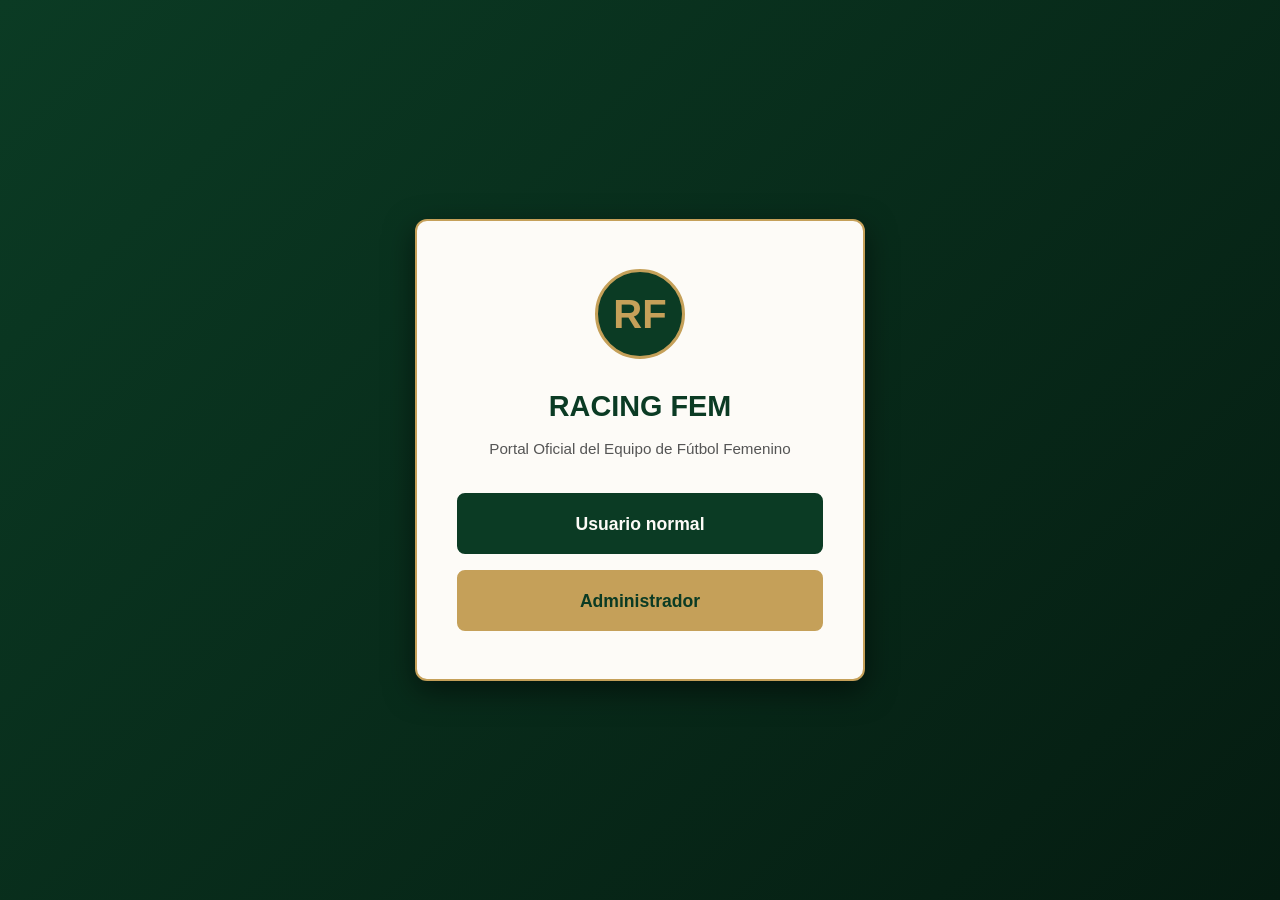
<file: proyecto_racing_fem/index.html>
<!DOCTYPE html>
<html lang="es">
<head>
  <meta charset="UTF-8">
  <meta name="viewport" content="width=device-width, initial-scale=1.0">
  <title>Bienvenido - Racing Fem</title>
  <link rel="stylesheet" href="css/estilos.css">
</head>
<body class="welcome-body">

  <div id="loader-overlay">
    <div class="spinner"></div>
    <p style="font-weight: bold; letter-spacing: 1px;">CARGANDO RACING FEM...</p>
  </div>

  <div class="welcome-card">
    <div class="welcome-logo">RF</div>
    <h1 class="welcome-title">RACING FEM</h1>
    <p class="welcome-subtitle">Portal Oficial del Equipo de Fútbol Femenino</p>

    <div class="welcome-buttons">
      <a href="inicio.html" class="btn-welcome-user">Usuario normal</a>
      <a href="admin/login.html" class="btn-welcome-admin">Administrador</a>
    </div>
  </div>

  <script>
    window.addEventListener('load', () => {
      setTimeout(() => {
        document.getElementById('loader-overlay').style.display = 'none';
      }, 800);
    });
  </script>
</body>
</html>
</file>
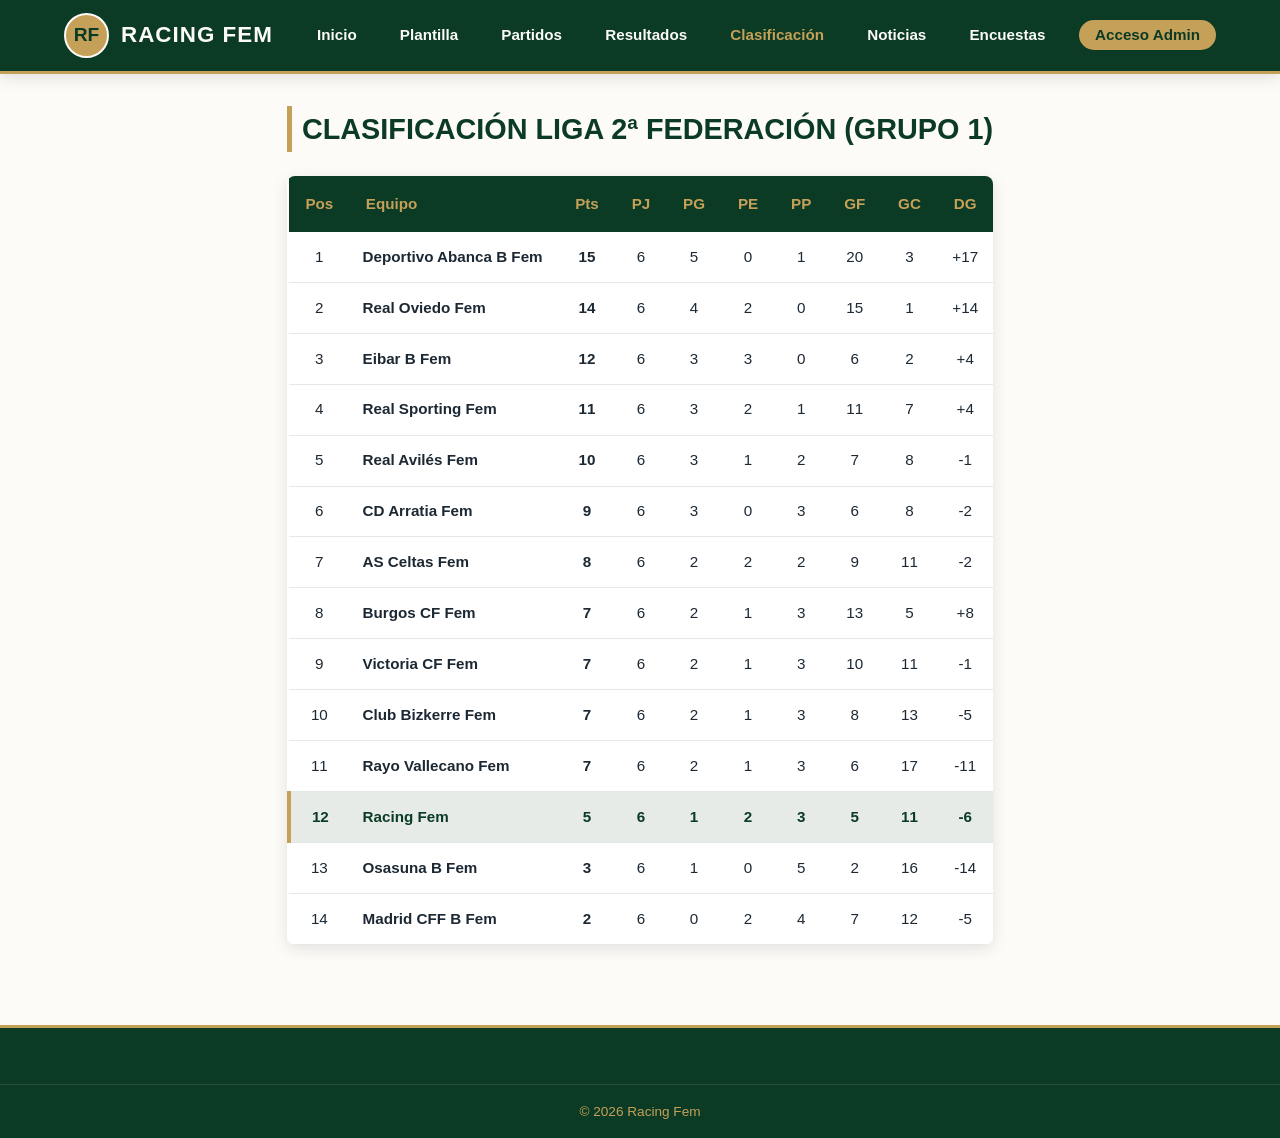
<file: proyecto_racing_fem/clasificacion.html>
<!DOCTYPE html>
<html lang="es">
<head>
  <meta charset="UTF-8">
  <meta name="viewport" content="width=device-width, initial-scale=1.0">
  <title>Clasificación - Racing Fem</title>
  <link rel="stylesheet" href="css/estilos.css">
</head>
<body>

  <header class="header-main">
    <div class="nav-container">
      <a href="inicio.html" class="brand-logo">
        <div class="logo-escudo">RF</div>
        <span class="brand-title">RACING FEM</span>
      </a>
      <div class="hamburger" id="hamburger-btn">
        <span></span><span></span><span></span>
      </div>
      <ul class="nav-links" id="nav-links-menu">
        <li><a href="inicio.html">Inicio</a></li>
        <li><a href="plantilla.html">Plantilla</a></li>
        <li><a href="partidos.html">Partidos</a></li>
        <li><a href="resultados.html">Resultados</a></li>
        <li><a href="clasificacion.html" class="active">Clasificación</a></li>
        <li><a href="noticias.html">Noticias</a></li>
        <li><a href="encuestas.html">Encuestas</a></li>
        <li><a href="admin/login.html" class="btn-admin-link">Acceso Admin</a></li>
      </ul>
    </div>
  </header>

  <main class="container">
    <h2 class="section-title">CLASIFICACIÓN LIGA 2ª FEDERACIÓN (GRUPO 1)</h2>
    <div class="table-responsive">
      <table class="standings-table">
        <thead>
          <tr>
            <th>Pos</th>
            <th style="text-align: left;">Equipo</th>
            <th>Pts</th>
            <th>PJ</th>
            <th>PG</th>
            <th>PE</th>
            <th>PP</th>
            <th>GF</th>
            <th>GC</th>
            <th>DG</th>
          </tr>
        </thead>
        <tbody id="standings-body">
          <!-- Renderizado por JS -->
        </tbody>
      </table>
    </div>
  </main>

  <footer>
    <div class="footer-bottom">&copy; 2026 Racing Fem</div>
  </footer>

  <script src="js/site-data.js"></script>
  <script src="js/app.js"></script>
  <script src="js/public-pages.js"></script>
</body>
</html>
</file>
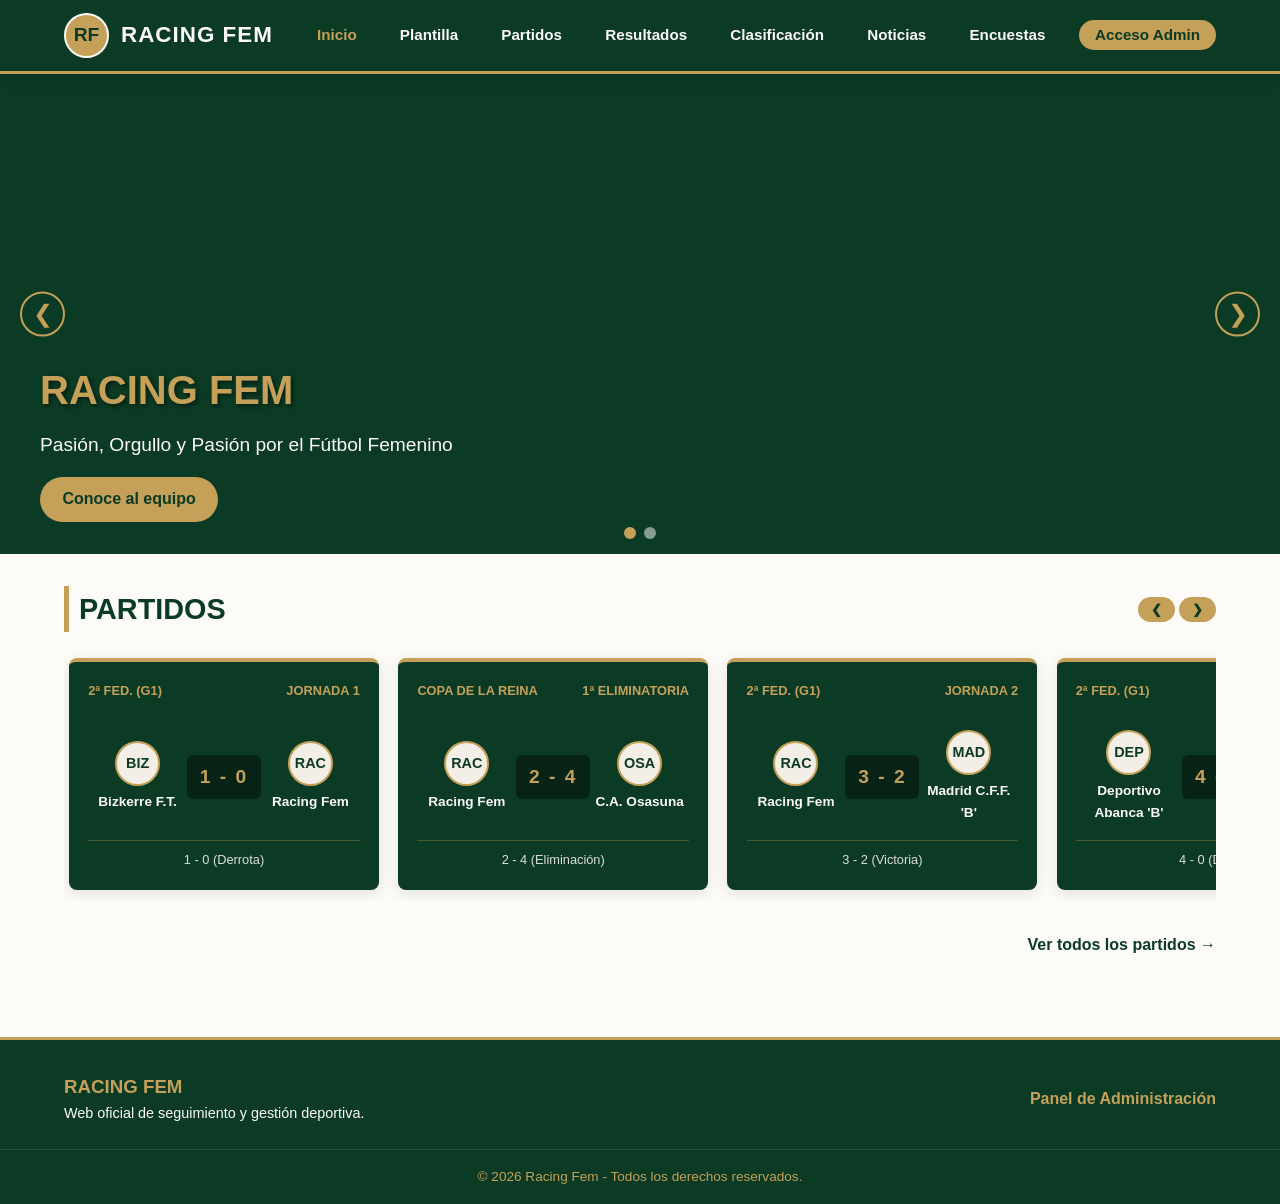
<file: proyecto_racing_fem/inicio.html>
<!DOCTYPE html>
<html lang="es">
<head>
  <meta charset="UTF-8">
  <meta name="viewport" content="width=device-width, initial-scale=1.0">
  <title>Inicio - Racing Fem</title>
  <link rel="stylesheet" href="css/estilos.css">
</head>
<body>

  <header class="header-main">
    <div class="nav-container">
      <a href="inicio.html" class="brand-logo">
        <div class="logo-escudo">RF</div>
        <span class="brand-title">RACING FEM</span>
      </a>
      <div class="hamburger" id="hamburger-btn">
        <span></span><span></span><span></span>
      </div>
      <ul class="nav-links" id="nav-links-menu">
        <li><a href="inicio.html" class="active">Inicio</a></li>
        <li><a href="plantilla.html">Plantilla</a></li>
        <li><a href="partidos.html">Partidos</a></li>
        <li><a href="resultados.html">Resultados</a></li>
        <li><a href="clasificacion.html">Clasificación</a></li>
        <li><a href="noticias.html">Noticias</a></li>
        <li><a href="encuestas.html">Encuestas</a></li>
        <li><a href="admin/login.html" class="btn-admin-link">Acceso Admin</a></li>
      </ul>
    </div>
  </header>

  <main>
    <!-- CARRUSEL PRINCIPAL -->
    <div class="hero-carousel" id="hero-carousel">
      <button class="carousel-nav-btn prev" id="carousel-prev">&#10094;</button>
      <button class="carousel-nav-btn next" id="carousel-next">&#10095;</button>

      <div class="carousel-slide active" style="background-image: linear-gradient(rgba(11, 59, 36, 0.4), rgba(11, 59, 36, 0.8)), url('https://images.unsplash.com/photo-1508098682722-e99c43a406b2?auto=format&fit=crop&w=1200&q=80');">
        <div class="carousel-overlay">
          <div class="carousel-content">
            <h2>RACING FEM</h2>
            <p>Pasión, Orgullo y Pasión por el Fútbol Femenino</p>
            <a href="plantilla.html" class="btn-primary">Conoce al equipo</a>
          </div>
        </div>
      </div>

      <div class="carousel-slide" style="background-image: linear-gradient(rgba(11, 59, 36, 0.4), rgba(11, 59, 36, 0.8)), url('https://images.unsplash.com/photo-1518091043644-c1d4457512c6?auto=format&fit=crop&w=1200&q=80');">
        <div class="carousel-overlay">
          <div class="carousel-content">
            <h2>LIGA 2ª FEDERACIÓN</h2>
            <p>Acompaña a las jugadoras en cada jornada de la temporada</p>
            <a href="partidos.html" class="btn-primary">Ver Calendario</a>
          </div>
        </div>
      </div>

      <div class="carousel-indicators" id="carousel-indicators"></div>
    </div>

    <!-- SECCIÓN PARTIDOS (IMMEDIATAMENTE DEBAJO DEL CARROUSEL) -->
    <section class="container">
      <div style="display:flex; justify-content:space-between; align-items:center; margin-bottom: 1rem;">
        <h2 class="section-title" style="margin-bottom:0;">PARTIDOS</h2>
        <div>
          <button id="match-scroll-left" class="btn-primary" style="padding:0.3rem 0.8rem;">&#10094;</button>
          <button id="match-scroll-right" class="btn-primary" style="padding:0.3rem 0.8rem;">&#10095;</button>
        </div>
      </div>

      <div class="matches-carousel-wrapper">
        <div class="matches-container" id="home-matches-carousel">
          <!-- Renderizado por JS -->
        </div>
      </div>

      <div style="text-align: right;">
        <a href="partidos.html" style="color: var(--verde-oscuro); font-weight: bold; text-decoration: none;">Ver todos los partidos &#8594;</a>
      </div>
    </section>
  </main>

  <footer>
    <div class="footer-container">
      <div>
        <h3 style="color:var(--dorado);">RACING FEM</h3>
        <p style="font-size: 0.9rem;">Web oficial de seguimiento y gestión deportiva.</p>
      </div>
      <div>
        <a href="admin/login.html" style="color:var(--dorado); text-decoration:none; font-weight:bold;">Panel de Administración</a>
      </div>
    </div>
    <div class="footer-bottom">
      &copy; 2026 Racing Fem - Todos los derechos reservados.
    </div>
  </footer>

  <script src="js/site-data.js"></script>
  <script src="js/app.js"></script>
  <script src="js/public-pages.js"></script>
</body>
</html>
</file>
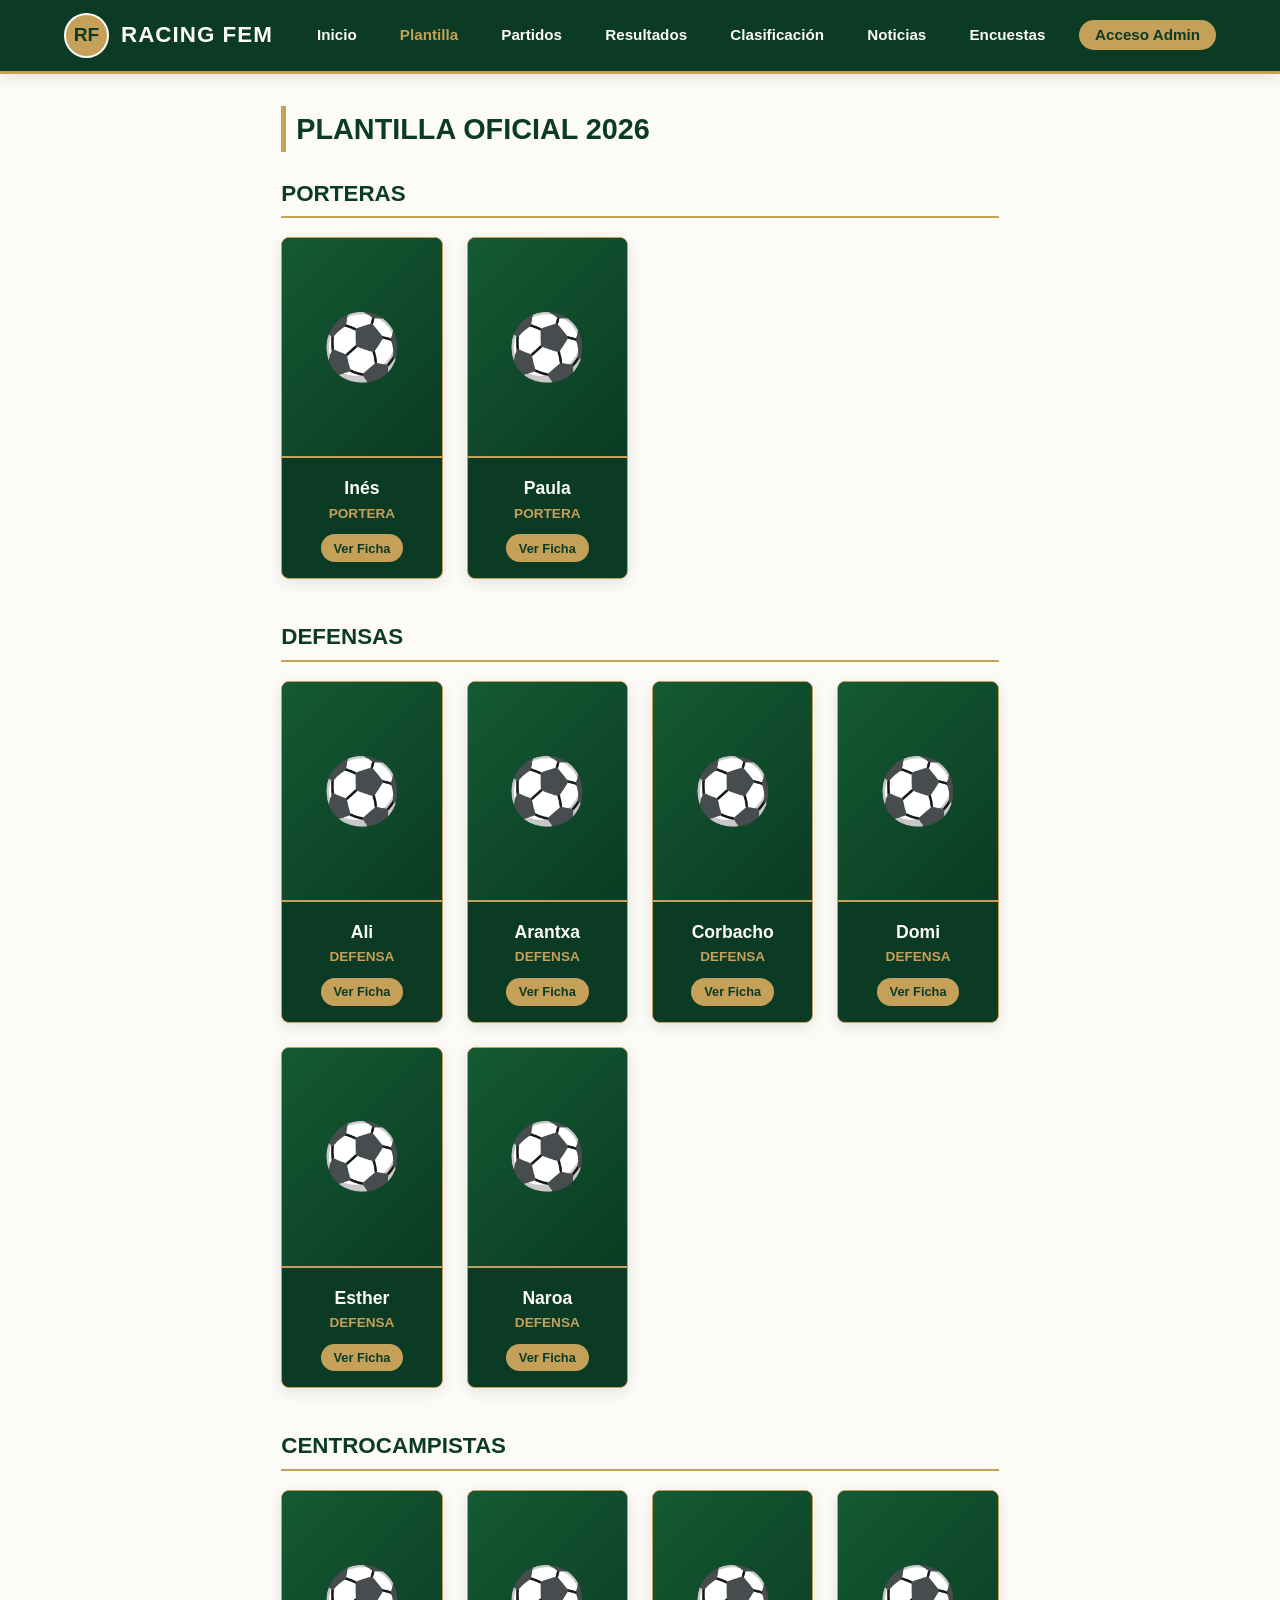
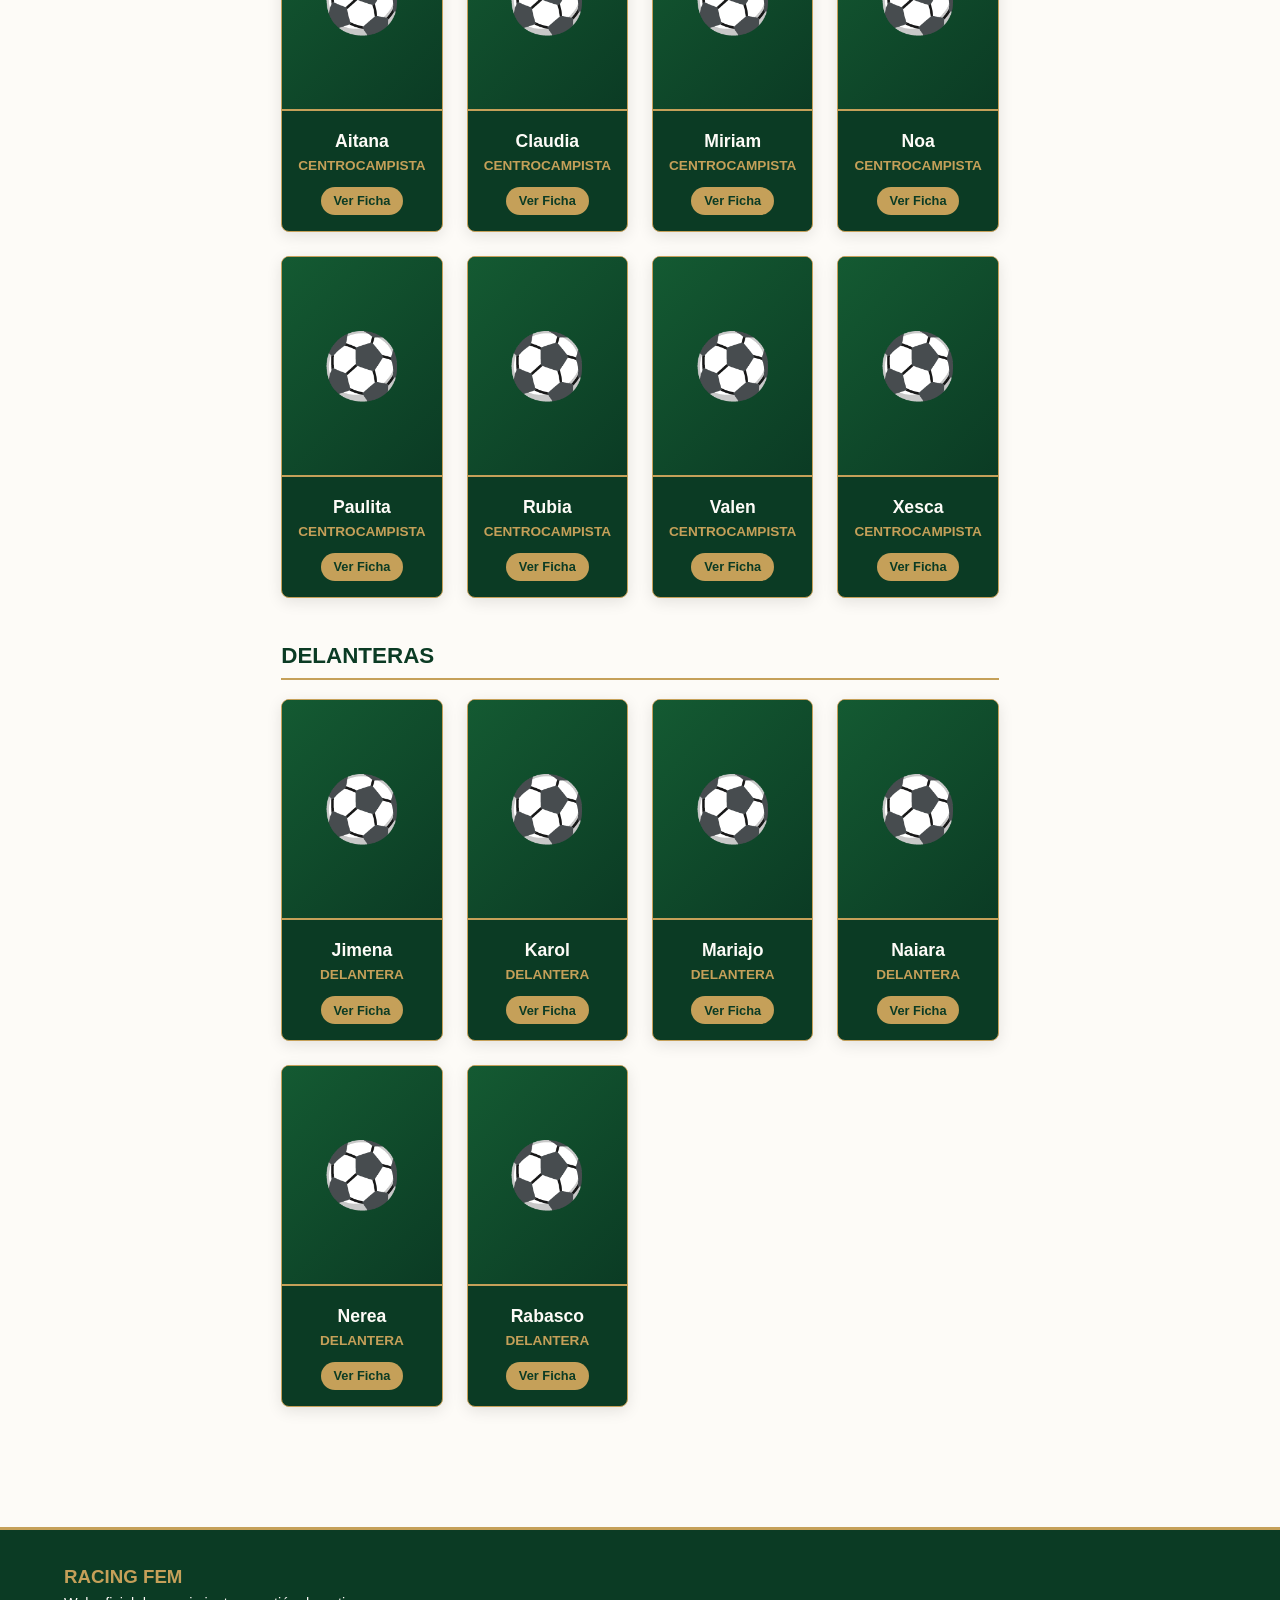
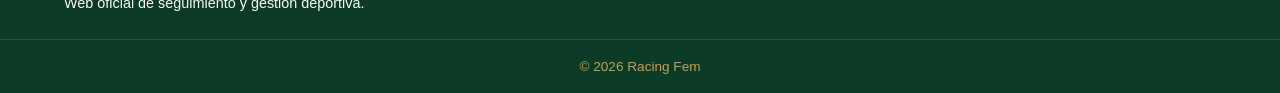
<file: proyecto_racing_fem/plantilla.html>
<!DOCTYPE html>
<html lang="es">
<head>
  <meta charset="UTF-8">
  <meta name="viewport" content="width=device-width, initial-scale=1.0">
  <title>Plantilla - Racing Fem</title>
  <link rel="stylesheet" href="css/estilos.css">
</head>
<body>

  <header class="header-main">
    <div class="nav-container">
      <a href="inicio.html" class="brand-logo">
        <div class="logo-escudo">RF</div>
        <span class="brand-title">RACING FEM</span>
      </a>
      <div class="hamburger" id="hamburger-btn">
        <span></span><span></span><span></span>
      </div>
      <ul class="nav-links" id="nav-links-menu">
        <li><a href="inicio.html">Inicio</a></li>
        <li><a href="plantilla.html" class="active">Plantilla</a></li>
        <li><a href="partidos.html">Partidos</a></li>
        <li><a href="resultados.html">Resultados</a></li>
        <li><a href="clasificacion.html">Clasificación</a></li>
        <li><a href="noticias.html">Noticias</a></li>
        <li><a href="encuestas.html">Encuestas</a></li>
        <li><a href="admin/login.html" class="btn-admin-link">Acceso Admin</a></li>
      </ul>
    </div>
  </header>

  <main class="container">
    <h2 class="section-title">PLANTILLA OFICIAL 2026</h2>
    <div id="squad-container">
      <!-- Renderizado por JS -->
    </div>
  </main>

  <footer>
    <div class="footer-container">
      <div>
        <h3 style="color:var(--dorado);">RACING FEM</h3>
        <p style="font-size: 0.9rem;">Web oficial de seguimiento y gestión deportiva.</p>
      </div>
    </div>
    <div class="footer-bottom">&copy; 2026 Racing Fem</div>
  </footer>

  <script src="js/site-data.js"></script>
  <script src="js/app.js"></script>
  <script src="js/public-pages.js"></script>
</body>
</html>
</file>
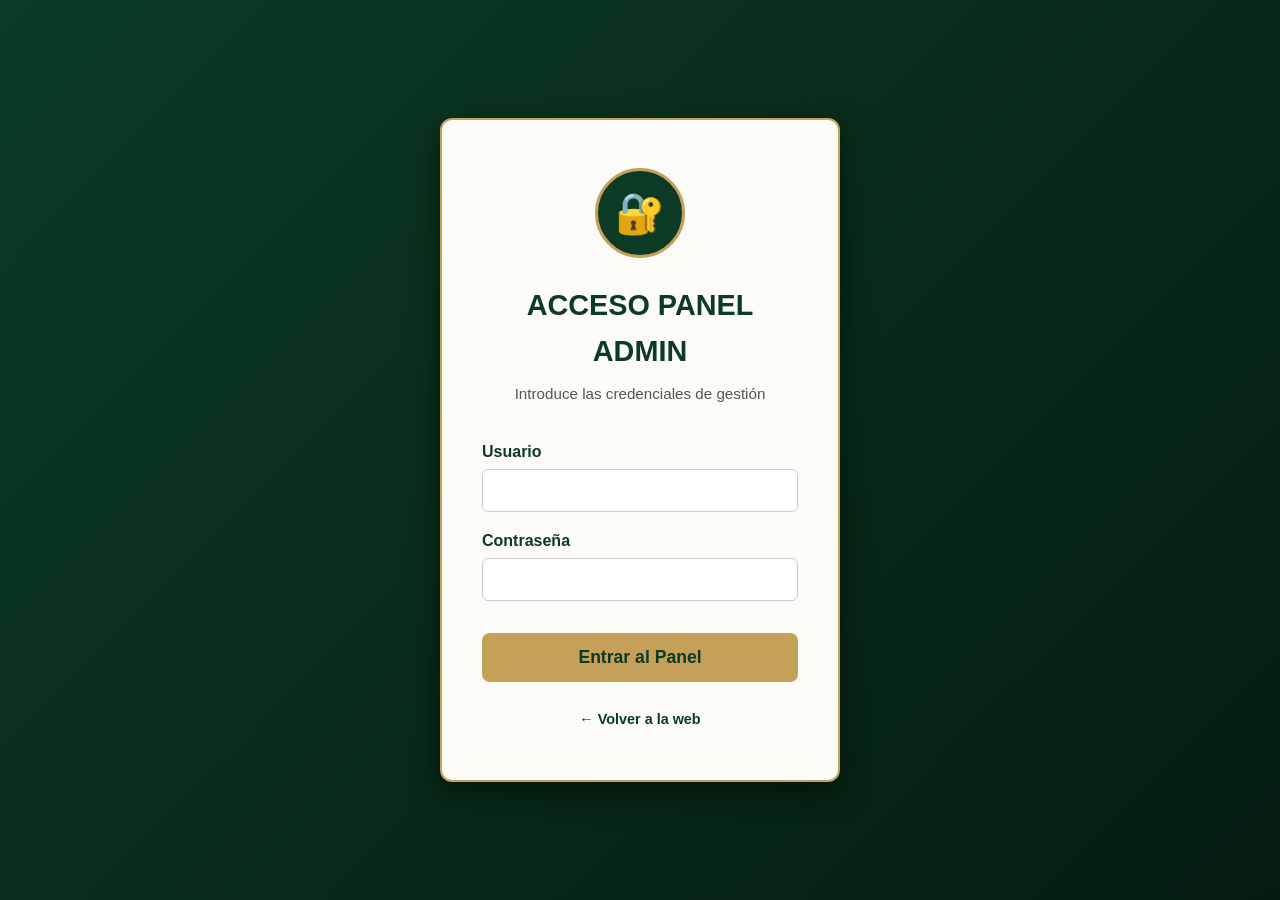
<file: proyecto_racing_fem/admin/dashboard.html>
<!DOCTYPE html>
<html lang="es">
<head>
  <meta charset="UTF-8">
  <meta name="viewport" content="width=device-width, initial-scale=1.0">
  <title>Panel Admin - Racing Fem</title>
  <link rel="stylesheet" href="../css/estilos.css">
</head>
<body>

  <header class="header-main">
    <div class="nav-container">
      <div class="brand-logo">
        <div class="logo-escudo">ADM</div>
        <span class="brand-title">PANEL DE ADMINISTRACIÓN</span>
      </div>
      <div>
        <button id="btn-export-data" class="btn-primary" style="margin-right:10px;">Exportar Datos JSON</button>
        <button id="btn-logout" class="btn-primary" style="background:#C0392B; color:white;">Cerrar Sesión</button>
      </div>
    </div>
  </header>

  <main class="container">
    
    <!-- ANALÍTICA GLOBAL Y GEOLOCALIZACIÓN DE VISITAS -->
    <section style="background:white; padding:1.5rem; border-radius:8px; box-shadow:var(--sombra); margin-bottom:2rem; border-top: 5px solid var(--dorado);">
      <h3 style="color:var(--verde-oscuro); margin-bottom:0.5rem; display:flex; align-items:center; gap:8px;">
        🌍 Analítica Global & Geolocalización de Visitas
      </h3>
      <p style="color:#666; font-size:0.9rem; margin-bottom:1.2rem;">
        Registro de conexiones en tiempo real indicando desde qué zona del mundo se accede a la web.
      </p>

      <div class="table-responsive">
        <table class="standings-table">
          <thead>
            <tr>
              <th>País</th>
              <th>Ciudad</th>
              <th>Dirección IP</th>
              <th>Página Visitada</th>
              <th>Fecha y Hora</th>
            </tr>
          </thead>
          <tbody id="admin-visits-table">
            <!-- Renderizado por JS -->
          </tbody>
        </table>
      </div>
    </section>

    <!-- REGISTRO DE VOTANTES Y ENCUESTAS -->
    <section style="background:white; padding:1.5rem; border-radius:8px; box-shadow:var(--sombra); margin-bottom:2rem; border-top: 5px solid var(--verde-oscuro);">
      <h3 style="color:var(--verde-oscuro); margin-bottom:0.5rem; display:flex; align-items:center; gap:8px;">
        🗳️ Registro Detallado de Votantes en Encuestas
      </h3>
      <p style="color:#666; font-size:0.9rem; margin-bottom:1.2rem;">
        Listado con el nombre de cada persona que ha votado, qué opción eligió y desde dónde votó.
      </p>

      <div class="table-responsive" style="margin-bottom: 1.5rem;">
        <table class="standings-table">
          <thead>
            <tr>
              <th>Nombre del Votante</th>
              <th>Opción Votada</th>
              <th>Ubicación</th>
              <th>Fecha y Hora</th>
            </tr>
          </thead>
          <tbody id="admin-voters-table">
            <!-- Renderizado por JS -->
          </tbody>
        </table>
      </div>

      <h4>Encuestas Activas/Inactivas</h4>
      <div class="table-responsive">
        <table class="standings-table">
          <thead>
            <tr>
              <th>Pregunta</th>
              <th>Estado</th>
              <th>Acción</th>
            </tr>
          </thead>
          <tbody id="admin-polls-table"></tbody>
        </table>
      </div>
    </section>

    <!-- GESTION DE JUGADORAS -->
    <section style="background:white; padding:1.5rem; border-radius:8px; box-shadow:var(--sombra); margin-bottom:2rem;">
      <h3 style="color:var(--verde-oscuro); margin-bottom:1rem;">Añadir Jugadora</h3>
      <form id="form-add-player" style="display:flex; gap:1rem; flex-wrap:wrap; margin-bottom:1.5rem;">
        <input type="text" id="player-name" placeholder="Nombre (ej: Inés)" required style="padding:0.5rem; border-radius:4px; border:1px solid #CCC;">
        <input type="text" id="player-fullname" placeholder="Nombre y Apellidos completos" required style="padding:0.5rem; border-radius:4px; border:1px solid #CCC; flex:1;">
        <input type="text" id="player-age" placeholder="Edad (ej: 23 años)" required style="padding:0.5rem; border-radius:4px; border:1px solid #CCC;">
        <input type="text" id="player-origin" placeholder="Procedencia (ej: Granada - España)" required style="padding:0.5rem; border-radius:4px; border:1px solid #CCC; flex:1;">
        <select id="player-cat" style="padding:0.5rem; border-radius:4px; border:1px solid #CCC;">
          <option value="PORTERAS">PORTERAS</option>
          <option value="DEFENSAS">DEFENSAS</option>
          <option value="CENTROCAMPISTAS">CENTROCAMPISTAS</option>
          <option value="DELANTERAS">DELANTERAS</option>
        </select>
        <input type="text" id="player-pos" placeholder="Demarcación (ej: Portera)" required style="padding:0.5rem; border-radius:4px; border:1px solid #CCC;">
        <button type="submit" class="btn-primary">Añadir Jugadora</button>
      </form>

      <h4>Listado de Jugadoras (22)</h4>
      <div class="table-responsive">
        <table class="standings-table">
          <thead>
            <tr>
              <th>Nombre</th>
              <th>Nombre Completo</th>
              <th>Edad</th>
              <th>Procedencia</th>
              <th>Categoría</th>
              <th>Acción</th>
            </tr>
          </thead>
          <tbody id="admin-squad-table"></tbody>
        </table>
      </div>
    </section>

    <!-- GESTION DE PARTIDOS -->
    <section style="background:white; padding:1.5rem; border-radius:8px; box-shadow:var(--sombra); margin-bottom:2rem;">
      <h3 style="color:var(--verde-oscuro); margin-bottom:1rem;">Gestión de Partidos y Marcadores</h3>
      <div class="table-responsive">
        <table class="standings-table">
          <thead>
            <tr>
              <th>Jornada/Fase</th>
              <th>Encuentro</th>
              <th>Marcador</th>
              <th>Estado</th>
              <th>Acción</th>
            </tr>
          </thead>
          <tbody id="admin-matches-table"></tbody>
        </table>
      </div>
    </section>

    <!-- GESTION DE NOTICIAS -->
    <section style="background:white; padding:1.5rem; border-radius:8px; box-shadow:var(--sombra); margin-bottom:2rem;">
      <h3 style="color:var(--verde-oscuro); margin-bottom:1rem;">Publicar Noticia</h3>
      <form id="form-add-news" style="display:flex; flex-direction:column; gap:0.8rem; margin-bottom:1.5rem;">
        <input type="text" id="news-title-input" placeholder="Título de la noticia" required style="padding:0.5rem; border-radius:4px; border:1px solid #CCC;">
        <textarea id="news-summary-input" placeholder="Resumen de la noticia..." rows="3" required style="padding:0.5rem; border-radius:4px; border:1px solid #CCC;"></textarea>
        <button type="submit" class="btn-primary" style="align-self:flex-start;">Publicar Noticia</button>
      </form>

      <h4>Noticias Publicadas</h4>
      <div class="table-responsive">
        <table class="standings-table">
          <thead>
            <tr>
              <th>Título</th>
              <th>Fecha</th>
              <th>Acción</th>
            </tr>
          </thead>
          <tbody id="admin-news-table"></tbody>
        </table>
      </div>
    </section>

  </main>

  <script src="../js/site-data.js"></script>
  <script src="../js/admin.js"></script>
</body>
</html>
</file>
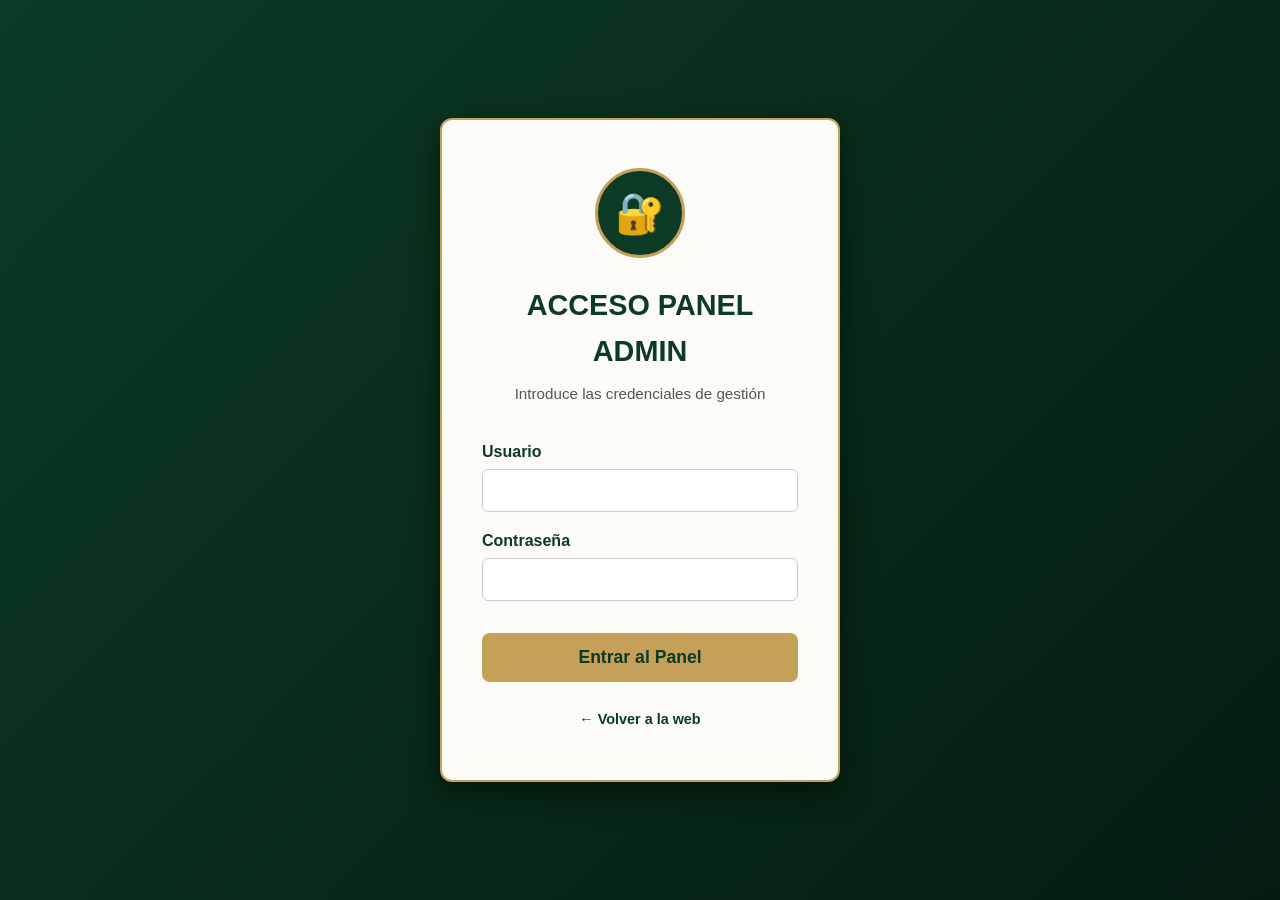
<file: proyecto_racing_fem/admin/login.html>
<!DOCTYPE html>
<html lang="es">
<head>
  <meta charset="UTF-8">
  <meta name="viewport" content="width=device-width, initial-scale=1.0">
  <title>Acceso Admin - Racing Fem</title>
  <link rel="stylesheet" href="../css/estilos.css">
</head>
<body class="welcome-body">

  <div class="welcome-card" style="max-width: 400px;">
    <div class="welcome-logo">🔐</div>
    <h2 class="welcome-title">ACCESO PANEL ADMIN</h2>
    <p class="welcome-subtitle">Introduce las credenciales de gestión</p>

    <form id="login-form" style="display:flex; flex-direction:column; gap:1rem; text-align:left;">
      <div>
        <label style="font-weight:bold; color:var(--verde-oscuro);">Usuario</label>
        <input type="text" id="username" required style="width:100%; padding:0.8rem; border-radius:6px; border:1px solid #CCC; margin-top:0.3rem;">
      </div>
      <div>
        <label style="font-weight:bold; color:var(--verde-oscuro);">Contraseña</label>
        <input type="password" id="password" required style="width:100%; padding:0.8rem; border-radius:6px; border:1px solid #CCC; margin-top:0.3rem;">
      </div>
      <button type="submit" class="btn-welcome-admin" style="margin-top:1rem; border:none; cursor:pointer;">Entrar al Panel</button>
    </form>
    
    <div style="margin-top: 1.5rem;">
      <a href="../inicio.html" style="color:var(--verde-oscuro); text-decoration:none; font-size:0.9rem; font-weight:bold;">&#8592; Volver a la web</a>
    </div>
  </div>

  <script>
    document.getElementById('login-form').addEventListener('submit', (e) => {
      e.preventDefault();
      const u = document.getElementById('username').value.trim();
      const p = document.getElementById('password').value.trim();

      // Credenciales solicitadas
      const expectedUser = 'lllojona'.replace('a', 'a');
      const expectedPass = 'Jonamellidm04..';

      if (u === expectedUser && p === expectedPass) {
        localStorage.setItem('admin_logged', 'true');
        window.location.href = 'dashboard.html';
      } else {
        alert('Credenciales incorrectas.');
      }
    });
  </script>
</body>
</html>
</file>
<file: proyecto_racing_fem/css/estilos.css>
/* ESTILOS GLOBALES - RACING FEM */
:root {
  --verde-oscuro: #0B3B24;
  --verde-medio: #145A32;
  --crema-fondo: #FDFBF7;
  --crema-tarjeta: #F4EFE6;
  --dorado: #C5A059;
  --dorado-hover: #DAA520;
  --texto-oscuro: #1C2833;
  --texto-claro: #FDFBF7;
  --gris-suave: #E5E8E8;
  --sombra: 0 4px 15px rgba(0,0,0,0.1);
  --fuente-principal: 'Montserrat', 'Segoe UI', Tahoma, Geneva, Verdana, sans-serif;
}

* {
  box-sizing: border-box;
  margin: 0;
  padding: 0;
}

body {
  font-family: var(--fuente-principal);
  background-color: var(--crema-fondo);
  color: var(--texto-oscuro);
  line-height: 1.6;
  display: flex;
  flex-direction: column;
  min-height: 100vh;
}

/* HEADER & NAVBAR */
.header-main {
  background-color: var(--verde-oscuro);
  border-bottom: 3px solid var(--dorado);
  position: sticky;
  top: 0;
  z-index: 1000;
  box-shadow: var(--sombra);
}

.nav-container {
  max-width: 1200px;
  margin: 0 auto;
  display: flex;
  justify-content: space-between;
  align-items: center;
  padding: 0.8rem 1.5rem;
}

.brand-logo {
  display: flex;
  align-items: center;
  gap: 12px;
  text-decoration: none;
  color: var(--texto-claro);
}

.logo-escudo {
  width: 45px;
  height: 45px;
  background: var(--dorado);
  border-radius: 50%;
  display: flex;
  align-items: center;
  justify-content: center;
  font-weight: bold;
  color: var(--verde-oscuro);
  border: 2px solid var(--texto-claro);
  font-size: 1.2rem;
}

.brand-title {
  font-size: 1.4rem;
  font-weight: 800;
  letter-spacing: 1px;
  text-transform: uppercase;
  color: var(--texto-claro);
}

.nav-links {
  display: flex;
  list-style: none;
  gap: 1.5rem;
  align-items: center;
}

.nav-links a {
  color: var(--texto-claro);
  text-decoration: none;
  font-weight: 600;
  font-size: 0.95rem;
  transition: color 0.3s;
  padding: 0.4rem 0.6rem;
  border-radius: 4px;
}

.nav-links a:hover, .nav-links a.active {
  color: var(--dorado);
}

.btn-admin-link {
  background-color: var(--dorado);
  color: var(--verde-oscuro) !important;
  font-weight: 700 !important;
  border-radius: 20px !important;
  padding: 0.4rem 1rem !important;
}

.btn-admin-link:hover {
  background-color: var(--dorado-hover) !important;
}

.hamburger {
  display: none;
  flex-direction: column;
  cursor: pointer;
  gap: 5px;
}

.hamburger span {
  width: 25px;
  height: 3px;
  background-color: var(--texto-claro);
  transition: all 0.3s ease;
}

/* CONTENIDO PRINCIPAL */
main {
  flex: 1;
}

.container {
  max-width: 1200px;
  margin: 2rem auto;
  padding: 0 1.5rem;
}

.section-title {
  color: var(--verde-oscuro);
  font-size: 1.8rem;
  font-weight: 800;
  margin-bottom: 1.5rem;
  text-transform: uppercase;
  border-left: 5px solid var(--dorado);
  padding-left: 10px;
}

/* CARROUSEL PRINCIPAL */
.hero-carousel {
  position: relative;
  width: 100%;
  height: 480px;
  overflow: hidden;
  background-color: var(--verde-oscuro);
}

.carousel-slide {
  position: absolute;
  top: 0;
  left: 0;
  width: 100%;
  height: 100%;
  opacity: 0;
  transition: opacity 0.8s ease-in-out;
  background-size: cover;
  background-position: center;
  display: flex;
  align-items: flex-end;
}

.carousel-slide.active {
  opacity: 1;
}

.carousel-overlay {
  background: linear-gradient(to top, rgba(11, 59, 36, 0.95) 0%, rgba(11, 59, 36, 0.4) 60%, rgba(0,0,0,0) 100%);
  width: 100%;
  padding: 3rem 2rem 2rem 2rem;
  color: var(--texto-claro);
}

.carousel-content {
  max-width: 1200px;
  margin: 0 auto;
}

.carousel-content h2 {
  font-size: 2.5rem;
  font-weight: 800;
  color: var(--dorado);
  margin-bottom: 0.5rem;
  text-shadow: 2px 2px 4px rgba(0,0,0,0.5);
}

.carousel-content p {
  font-size: 1.2rem;
  margin-bottom: 1rem;
}

.btn-primary {
  display: inline-block;
  background-color: var(--dorado);
  color: var(--verde-oscuro);
  padding: 0.6rem 1.4rem;
  font-weight: 700;
  text-decoration: none;
  border-radius: 25px;
  border: none;
  cursor: pointer;
  transition: background-color 0.3s;
}

.btn-primary:hover {
  background-color: var(--dorado-hover);
}

.carousel-nav-btn {
  position: absolute;
  top: 50%;
  transform: translateY(-50%);
  background: rgba(11, 59, 36, 0.7);
  color: var(--dorado);
  border: 2px solid var(--dorado);
  width: 45px;
  height: 45px;
  border-radius: 50%;
  font-size: 1.5rem;
  cursor: pointer;
  z-index: 10;
  transition: all 0.3s;
}

.carousel-nav-btn:hover {
  background: var(--dorado);
  color: var(--verde-oscuro);
}

.carousel-nav-btn.prev { left: 20px; }
.carousel-nav-btn.next { right: 20px; }

.carousel-indicators {
  position: absolute;
  bottom: 15px;
  left: 50%;
  transform: translateX(-50%);
  display: flex;
  gap: 8px;
  z-index: 10;
}

.indicator {
  width: 12px;
  height: 12px;
  border-radius: 50%;
  background: rgba(255, 255, 255, 0.5);
  cursor: pointer;
}

.indicator.active {
  background: var(--dorado);
}

/* CARROUSEL HORIZONTAL DE PARTIDOS */
.matches-carousel-wrapper {
  position: relative;
  margin-bottom: 2rem;
}

.matches-container {
  display: flex;
  gap: 1.2rem;
  overflow-x: auto;
  scroll-behavior: smooth;
  padding: 10px 5px;
  scrollbar-width: thin;
}

.matches-container::-webkit-scrollbar {
  height: 6px;
}
.matches-container::-webkit-scrollbar-thumb {
  background: var(--dorado);
  border-radius: 4px;
}

.match-card {
  min-width: 310px;
  max-width: 330px;
  background: var(--verde-oscuro);
  color: var(--texto-claro);
  border-radius: 8px;
  border-top: 4px solid var(--dorado);
  padding: 1.2rem;
  box-shadow: var(--sombra);
  flex-shrink: 0;
  display: flex;
  flex-direction: column;
  justify-content: space-between;
}

.match-header {
  display: flex;
  justify-content: space-between;
  font-size: 0.8rem;
  color: var(--dorado);
  font-weight: 700;
  margin-bottom: 0.8rem;
  text-transform: uppercase;
}

.match-body {
  display: flex;
  justify-content: space-around;
  align-items: center;
  margin: 1rem 0;
}

.match-team {
  display: flex;
  flex-direction: column;
  align-items: center;
  width: 40%;
  text-align: center;
}

.team-badge {
  width: 45px;
  height: 45px;
  border-radius: 50%;
  background: var(--crema-tarjeta);
  color: var(--verde-oscuro);
  display: flex;
  align-items: center;
  justify-content: center;
  font-weight: bold;
  font-size: 0.9rem;
  border: 2px solid var(--dorado);
  margin-bottom: 5px;
}

.team-name {
  font-size: 0.85rem;
  font-weight: 600;
}

.match-score-badge {
  font-size: 1.2rem;
  font-weight: 800;
  color: var(--dorado);
  background: rgba(0,0,0,0.4);
  padding: 0.4rem 0.8rem;
  border-radius: 6px;
  white-space: nowrap !important;
  word-break: keep-all !important;
  flex-shrink: 0;
  display: inline-flex;
  align-items: center;
  justify-content: center;
  text-align: center;
  letter-spacing: 2px;
}

.match-footer {
  font-size: 0.8rem;
  text-align: center;
  color: #DDD;
  border-top: 1px solid rgba(197, 160, 89, 0.3);
  padding-top: 0.6rem;
}

/* PLANTILLA JUGADORAS */
.squad-category {
  margin-bottom: 2.5rem;
}

.squad-category h3 {
  color: var(--verde-oscuro);
  font-size: 1.4rem;
  border-bottom: 2px solid var(--dorado);
  padding-bottom: 0.3rem;
  margin-bottom: 1.2rem;
}

.squad-grid {
  display: grid;
  grid-template-columns: repeat(4, 1fr);
  gap: 1.5rem;
}

.player-card {
  background: var(--verde-oscuro);
  color: var(--texto-claro);
  border-radius: 8px;
  overflow: hidden;
  box-shadow: var(--sombra);
  border: 1px solid var(--dorado);
  transition: transform 0.3s;
}

.player-card:hover {
  transform: translateY(-5px);
}

.player-photo-placeholder {
  height: 220px;
  background: linear-gradient(135deg, var(--verde-medio), var(--verde-oscuro));
  display: flex;
  align-items: center;
  justify-content: center;
  font-size: 4rem;
  color: var(--dorado);
  border-bottom: 2px solid var(--dorado);
}

.player-info {
  padding: 1rem;
  text-align: center;
}

.player-name {
  font-size: 1.1rem;
  font-weight: 700;
  color: var(--texto-claro);
}

.player-position {
  font-size: 0.85rem;
  color: var(--dorado);
  text-transform: uppercase;
  font-weight: 600;
}

/* TABLA CLASIFICACIÓN */
.table-responsive {
  overflow-x: auto;
  background: white;
  border-radius: 8px;
  box-shadow: var(--sombra);
}

.standings-table {
  width: 100%;
  border-collapse: collapse;
  text-align: center;
  font-size: 0.95rem;
}

.standings-table th {
  background: var(--verde-oscuro);
  color: var(--dorado);
  padding: 1rem;
  font-weight: 700;
}

.standings-table td {
  padding: 0.8rem;
  border-bottom: 1px solid var(--gris-suave);
}

.standings-table tr:hover {
  background-color: var(--crema-tarjeta);
}

.row-highlight {
  background-color: rgba(11, 59, 36, 0.1) !important;
  font-weight: bold;
  border-left: 4px solid var(--dorado);
}

.row-highlight td {
  color: var(--verde-oscuro);
}

/* NOTICIAS & ENCUESTAS */
.news-grid {
  display: grid;
  grid-template-columns: repeat(auto-fill, minmax(300px, 1fr));
  gap: 1.5rem;
}

.news-card {
  background: white;
  border-radius: 8px;
  overflow: hidden;
  box-shadow: var(--sombra);
  border-top: 4px solid var(--verde-oscuro);
}

.news-body {
  padding: 1.2rem;
}

.news-date {
  font-size: 0.8rem;
  color: var(--dorado-hover);
  font-weight: 700;
}

.news-title {
  font-size: 1.2rem;
  color: var(--verde-oscuro);
  margin: 0.4rem 0;
}

.poll-card {
  background: white;
  border-radius: 8px;
  padding: 1.5rem;
  box-shadow: var(--sombra);
  margin-bottom: 1.5rem;
  border-left: 5px solid var(--dorado);
}

.poll-option {
  margin: 0.8rem 0;
  display: flex;
  align-items: center;
  gap: 10px;
}

.poll-progress {
  height: 10px;
  background: var(--gris-suave);
  border-radius: 5px;
  overflow: hidden;
  margin-top: 4px;
}

.poll-bar {
  height: 100%;
  background: var(--verde-oscuro);
}

/* FOOTER */
footer {
  background-color: var(--verde-oscuro);
  color: var(--texto-claro);
  border-top: 3px solid var(--dorado);
  padding: 2rem 0 1rem 0;
  margin-top: 3rem;
}

.footer-container {
  max-width: 1200px;
  margin: 0 auto;
  padding: 0 1.5rem;
  display: flex;
  justify-content: space-between;
  align-items: center;
  flex-wrap: wrap;
  gap: 1rem;
}

.footer-bottom {
  text-align: center;
  margin-top: 1.5rem;
  padding-top: 1rem;
  border-top: 1px solid rgba(255,255,255,0.1);
  font-size: 0.85rem;
  color: var(--dorado);
}

/* BIENVENIDA / INDEX */
.welcome-body {
  background: linear-gradient(135deg, var(--verde-oscuro) 0%, #051C11 100%);
  display: flex;
  align-items: center;
  justify-content: center;
  min-height: 100vh;
}

.welcome-card {
  background: var(--crema-fondo);
  padding: 3rem 2.5rem;
  border-radius: 12px;
  box-shadow: 0 10px 30px rgba(0,0,0,0.5);
  text-align: center;
  max-width: 450px;
  width: 90%;
  border: 2px solid var(--dorado);
}

.welcome-logo {
  width: 90px;
  height: 90px;
  background: var(--verde-oscuro);
  color: var(--dorado);
  border-radius: 50%;
  display: flex;
  align-items: center;
  justify-content: center;
  font-size: 2.5rem;
  font-weight: bold;
  margin: 0 auto 1.5rem auto;
  border: 3px solid var(--dorado);
}

.welcome-title {
  color: var(--verde-oscuro);
  font-size: 1.8rem;
  margin-bottom: 0.5rem;
  font-weight: 800;
}

.welcome-subtitle {
  color: #555;
  font-size: 0.95rem;
  margin-bottom: 2rem;
}

.welcome-buttons {
  display: flex;
  flex-direction: column;
  gap: 1rem;
}

.btn-welcome-user {
  background-color: var(--verde-oscuro);
  color: var(--texto-claro);
  padding: 0.9rem;
  font-size: 1.1rem;
  font-weight: 700;
  border: 2px solid var(--verde-oscuro);
  border-radius: 8px;
  cursor: pointer;
  text-decoration: none;
  transition: all 0.3s;
}

.btn-welcome-user:hover {
  background-color: var(--verde-medio);
  border-color: var(--dorado);
}

.btn-welcome-admin {
  background-color: var(--dorado);
  color: var(--verde-oscuro);
  padding: 0.9rem;
  font-size: 1.1rem;
  font-weight: 700;
  border: 2px solid var(--dorado);
  border-radius: 8px;
  cursor: pointer;
  text-decoration: none;
  transition: all 0.3s;
}

.btn-welcome-admin:hover {
  background-color: var(--dorado-hover);
}

/* ANIMACION CARGA */
#loader-overlay {
  position: fixed;
  top: 0;
  left: 0;
  width: 100vw;
  height: 100vh;
  background: var(--verde-oscuro);
  z-index: 9999;
  display: flex;
  flex-direction: column;
  justify-content: center;
  align-items: center;
  color: var(--dorado);
}

.spinner {
  width: 50px;
  height: 50px;
  border: 5px solid rgba(197, 160, 89, 0.3);
  border-top-color: var(--dorado);
  border-radius: 50%;
  animation: spin 1s linear infinite;
  margin-bottom: 1rem;
}

@keyframes spin {
  to { transform: rotate(360deg); }
}

/* MEDIA QUERIES */
@media (max-width: 900px) {
  .squad-grid { grid-template-columns: repeat(2, 1fr); }
}

@media (max-width: 768px) {
  .hamburger { display: flex; }
  .nav-links {
    display: none;
    position: absolute;
    top: 100%;
    left: 0;
    width: 100%;
    background-color: var(--verde-oscuro);
    flex-direction: column;
    padding: 1rem 0;
    border-bottom: 2px solid var(--dorado);
  }
  .nav-links.show { display: flex; }
  .hero-carousel { height: 350px; }
  .carousel-content h2 { font-size: 1.8rem; }
  .squad-grid { grid-template-columns: repeat(1, 1fr); }
}
</file>
